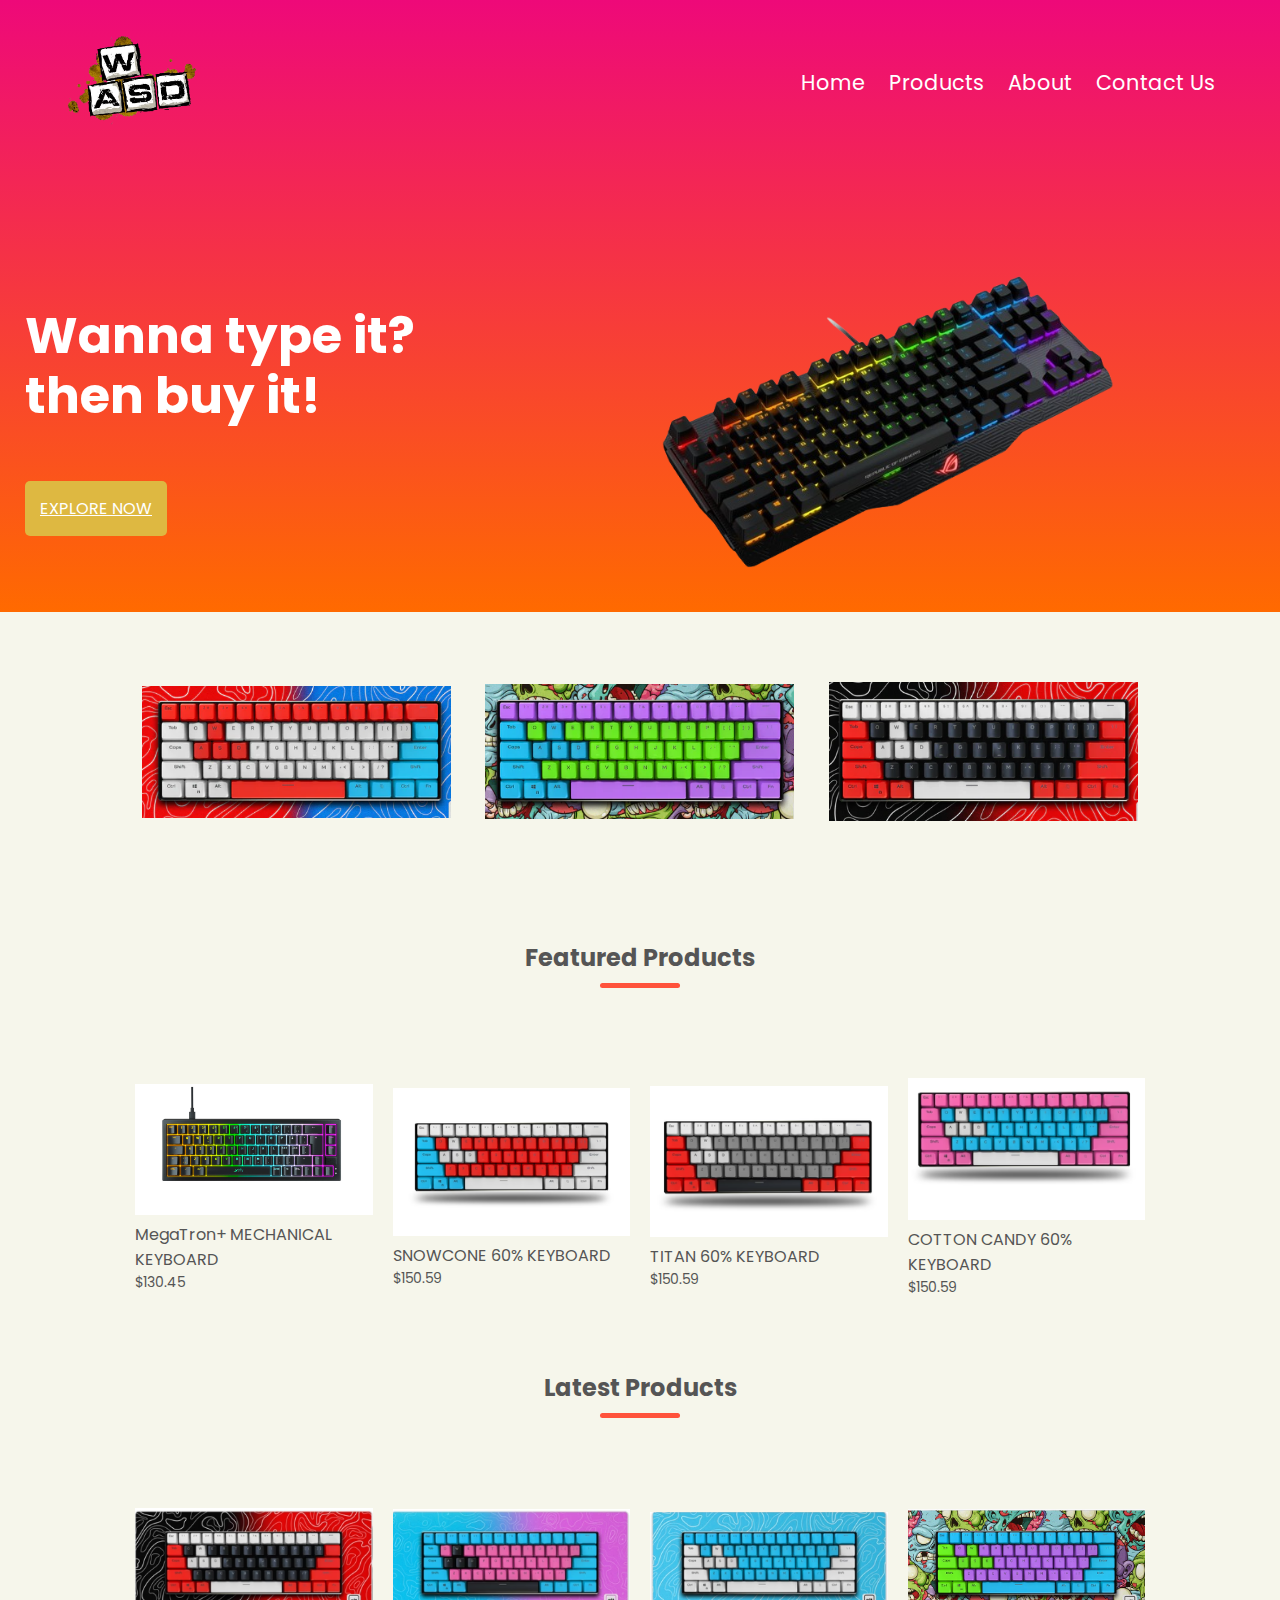
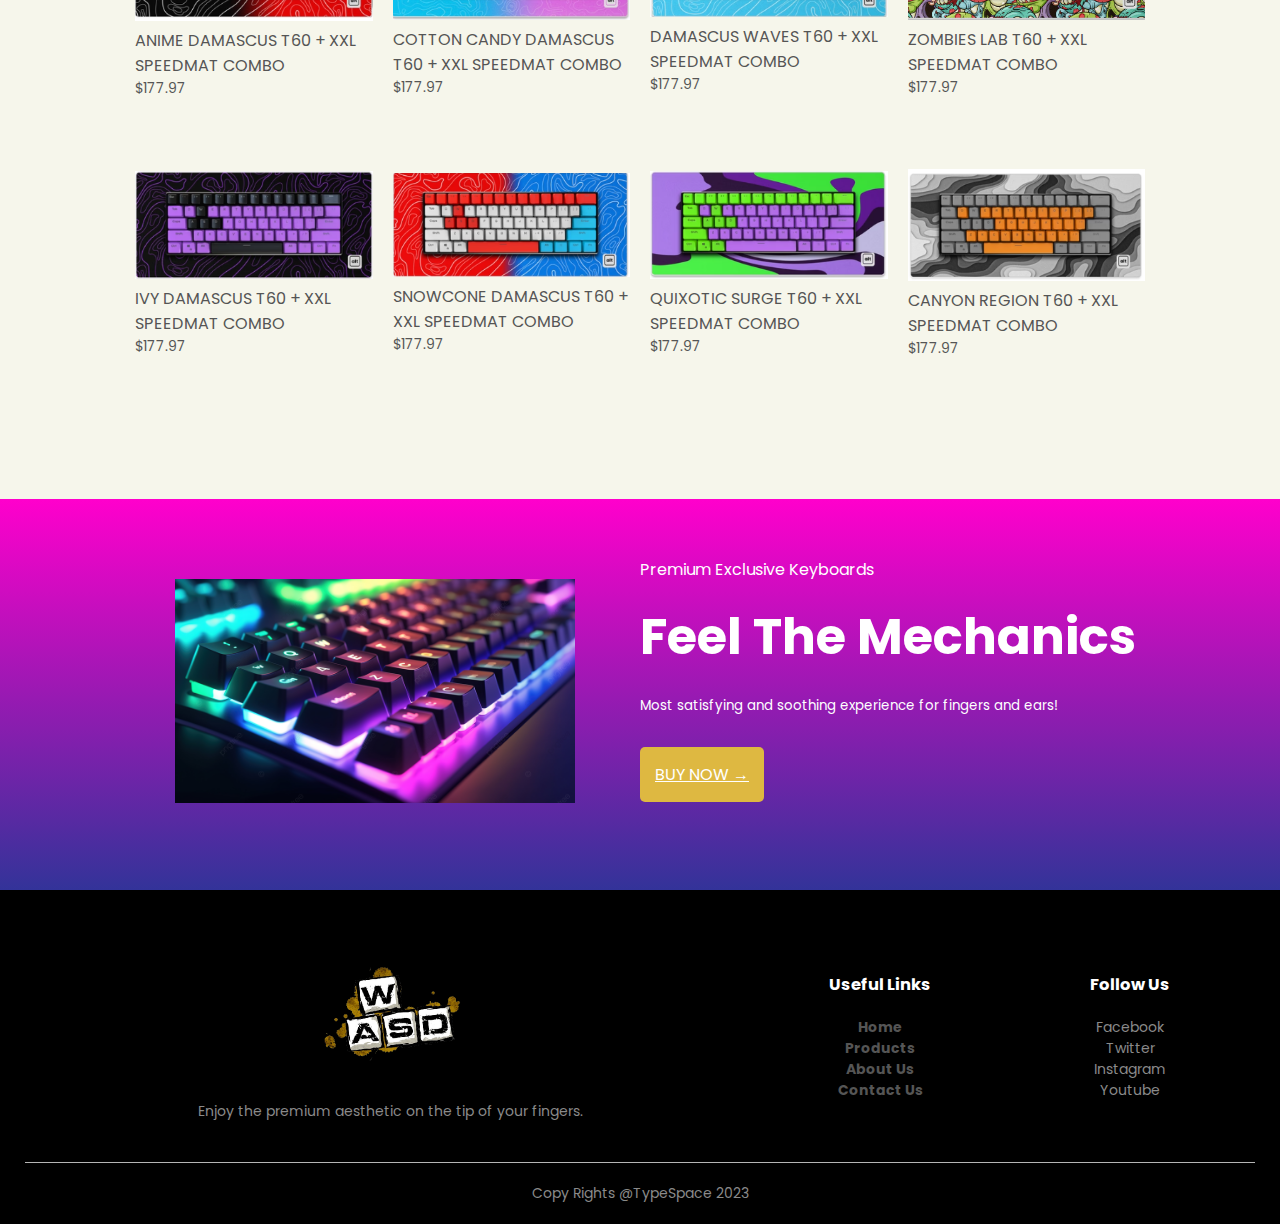
<file: MainProject/index.html>
<!DOCTYPE html>
<html lang="en">
<head>
    <!-- Meta tags for encoding, viewport settings for responsive design -->
    <meta charset="UTF-8">
    <meta name="viewport" content="width=device-width, initial-scale=1.0">

    <!-- External CSS link for page styling -->
    <link rel="stylesheet" href="css/style.css">

    <!-- Google Fonts preconnect for faster loading of Poppins font -->
    <link rel="preconnect" href="https://fonts.googleapis.com">
    <link rel="preconnect" href="https://fonts.gstatic.com" crossorigin>
    <link href="https://fonts.googleapis.com/css2?family=Poppins:wght@100;200;300;400;600;700&display=swap" rel="stylesheet">

    <!-- Title of the webpage -->
    <title>TypeSpace</title>
</head>

<body>
    <!-- Header section containing navigation and branding -->
    <div class="header">
        <section id="navelements">
        <div class="container">
            <div class="navbar">
                <!-- Logo section with link to homepage -->
                <div class="logo">
                    <a href="index.html"><img src="images/logo1.png" alt="image"></a>
                </div>

                <!-- Navigation menu -->
                <nav>
                    <ul id="MenuItems">
                        <li><a href="index.html">Home</a></li>
                        <li><a href="products.html">Products</a></li>
                        <li><a href="about.html">About</a></li>
                        <li><a href="contactus.html">Contact Us</a></li>
                    </ul>
                </nav>

                <!-- Menu icon for mobile view -->
                <img src="images/menu.png" alt="image" class="menu-icon" onclick="menutoggle()">
            </div>

            <!-- Main banner area -->
            <div class="row">
                <div class="col-2">
                    <h1>Wanna type it?<br>then buy it!</h1>
                    <a href="products.html" class="btn">Explore Now</a>
                </div>
                <div class="col-2">
                    <img src="images/img3.png" alt="image">
                </div>
            </div>
        </div>
        </section>

    </div>
<section id="products">
    <!-- Categories section -->
    <div class="categories">
        <div class="small-container">
            <div class="row">
                <!-- Individual category images -->
                <div class="col-3"><img src="images/img8.png" alt="image"></div>
                <div class="col-3"><img src="images/img6.png" alt="image"></div>
                <div class="col-3"><img src="images/img7.png" alt="image"></div>
            </div>
        </div>
    </div>

    <!-- Featured products section -->
    <div class="small-container">
        <h2 class="title">Featured Products</h2>
        <div class="row">
            <div class="col-4">
                <img src="images/img4.png" alt="image">
                <h4>MegaTron+ MECHANICAL KEYBOARD</h4>
                <div class="rating">
                    <i class="fa fa-star"></i>
                    <i class="fa fa-star"></i>
                    <i class="fa fa-star"></i>
                    <i class="fa fa-star"></i>
                    <i class="fa fa-star-o"></i>
                </div>
                <p>$130.45</p>
            </div>
            <div class="col-4">
                <img src="images/img11.png" alt="image">
                <h4>SNOWCONE 60% KEYBOARD</h4>
                <div class="rating">
                    <i class="fa fa-star"></i>
                    <i class="fa fa-star"></i>
                    <i class="fa fa-star"></i>
                    <i class="fa fa-star"></i>
                    <i class="fa fa-star-half-o"></i>
                </div>
                <p>$150.59</p>
            </div>
            <div class="col-4">
                <img src="images/img9.png" alt="image">
                <h4>TITAN 60% KEYBOARD</h4>
                <div class="rating">
                    <i class="fa fa-star"></i>
                    <i class="fa fa-star"></i>
                    <i class="fa fa-star"></i>
                    <i class="fa fa-star-half-o"></i>
                    <i class="fa fa-star-o"></i>
                </div>
                <p>$150.59</p>
            </div>
            <div class="col-4">
                <img src="images/img10.png" alt="image">
                <h4>COTTON CANDY 60% KEYBOARD</h4>
                <div class="rating">
                    <i class="fa fa-star"></i>
                    <i class="fa fa-star"></i>
                    <i class="fa fa-star"></i>
                    <i class="fa fa-star"></i>
                    <i class="fa fa-star-half-o"></i>
                </div>
                <p>$150.59</p>
            </div>
        </div>

        <h2 class="title">Latest Products</h2>
        <div class="row">
            <div class="col-4">
                <img src="images/img16.png" alt="image">
                <h4>ANIME DAMASCUS T60 + XXL SPEEDMAT COMBO</h4>
                <div class="rating">
                    <i class="fa fa-star"></i>
                    <i class="fa fa-star"></i>
                    <i class="fa fa-star"></i>
                    <i class="fa fa-star"></i>
                    <i class="fa fa-star-o"></i>
                </div>
                <p>$177.97</p>
            </div>
            <div class="col-4">
                <img src="images/img17.png" alt="image">
                <h4>COTTON CANDY DAMASCUS T60 + XXL SPEEDMAT COMBO</h4>
                <div class="rating">
                    <i class="fa fa-star"></i>
                    <i class="fa fa-star"></i>
                    <i class="fa fa-star"></i>
                    <i class="fa fa-star"></i>
                    <i class="fa fa-star-half-o"></i>
                </div>
                <p>$177.97</p>
            </div>
            <div class="col-4">
                <img src="images/img18.png" alt="image">
                <h4>DAMASCUS WAVES T60 + XXL SPEEDMAT COMBO</h4>
                <div class="rating">
                    <i class="fa fa-star"></i>
                    <i class="fa fa-star"></i>
                    <i class="fa fa-star"></i>
                    <i class="fa fa-star-half-o"></i>
                    <i class="fa fa-star-o"></i>
                </div>
                <p>$177.97</p>
            </div>
            <div class="col-4">
                <img src="images/img19.png" alt="image">
                <h4>ZOMBIES LAB T60 + XXL SPEEDMAT COMBO</h4>
                <div class="rating">
                    <i class="fa fa-star"></i>
                    <i class="fa fa-star"></i>
                    <i class="fa fa-star"></i>
                    <i class="fa fa-star"></i>
                    <i class="fa fa-star-half-o"></i>
                </div>
                <p>$177.97</p>
            </div>
        </div>
        <div class="row">
            <div class="col-4">
                <img src="images/img20.png" alt="image">
                <h4>IVY DAMASCUS T60 + XXL SPEEDMAT COMBO</h4>
                <div class="rating">
                    <i class="fa fa-star"></i>
                    <i class="fa fa-star"></i>
                    <i class="fa fa-star"></i>
                    <i class="fa fa-star"></i>
                    <i class="fa fa-star-o"></i>
                </div>
                <p>$177.97</p>
            </div>
            <div class="col-4">
                <img src="images/img21.png" alt="image">
                <h4>SNOWCONE DAMASCUS T60 + XXL SPEEDMAT COMBO</h4>
                <div class="rating">
                    <i class="fa fa-star"></i>
                    <i class="fa fa-star"></i>
                    <i class="fa fa-star"></i>
                    <i class="fa fa-star"></i>
                    <i class="fa fa-star-half-o"></i>
                </div>
                <p>$177.97</p>
            </div>
            <div class="col-4">
                <img src="images/img22.png" alt="image">
                <h4>QUIXOTIC SURGE T60 + XXL SPEEDMAT COMBO</h4>
                <div class="rating">
                    <i class="fa fa-star"></i>
                    <i class="fa fa-star"></i>
                    <i class="fa fa-star"></i>
                    <i class="fa fa-star-half-o"></i>
                    <i class="fa fa-star-o"></i>
                </div>
                <p>$177.97</p>
            </div>
            <div class="col-4">
                <img src="images/img23.png" alt="image">
                <h4>CANYON REGION T60 + XXL SPEEDMAT COMBO</h4>
                <div class="rating">
                    <i class="fa fa-star"></i>
                    <i class="fa fa-star"></i>
                    <i class="fa fa-star"></i>
                    <i class="fa fa-star"></i>
                    <i class="fa fa-star-half-o"></i>
                </div>
                <p>$177.97</p>
            </div>
        </div>
    </div>

   <!-- Special offer section -->
   <div class="offer">
    <div class="small-container">
        <div class="row">
            <div class="col-2">
                <img src="images/img1.png" alt="image" class="offer-img">
            </div>
            <div class="col-2">
                <p>Premium Exclusive Keyboards</p>
                <h1>Feel The Mechanics</h1>
                <small>Most satisfying and soothing experience for fingers and ears!</small>
                <a href="products.html" class="btn">Buy Now &#8594;</a>
            </div>
        </div>
    </div>
</div>
</section>
<section id="footer">
<!-- Footer section with additional links and information -->
<div class="footer">
        <div class="container">
            <div class="row">
                <div class="footer-col-2">
                    <a href="index.html"><img src="images/logo1.png" alt="image"></a>
                    <p>Enjoy the premium aesthetic on the tip of your fingers.</p>
                </div>
                <div class="footer-col-3">
                    <h3>Useful Links</h3>
                    <ul>
                        <li><a href="index.html">Home</a></li>
                        <li><a href="products.html">Products</a></li>
                        <li><a href="about.html">About Us</a></li>
                        <li><a href="contactus.html">Contact Us</a></li>
                    </ul>
                </div>
                <div class="footer-col-4">
                    <h3>Follow Us</h3>
                    <ul>
                        <li>Facebook</li>
                        <li>Twitter</li>
                        <li>Instagram</li>
                        <li>Youtube</li>
                    </ul>
                </div>
            </div>
            <hr>
            <p class="watermark">Copy Rights @TypeSpace 2023</p>
        </div>
    </div>
</section>
    <script>
        var MenuItems = document.getElementById("MenuItems");

        MenuItems.style.maxHeight = "0px";
        function menutoggle() {
            if (MenuItems.style.maxHeight == "0px") {
                MenuItems.style.maxHeight = "200px";
            } else {
                MenuItems.style.maxHeight = "0px";
            }
        }
    </script>

</body>

</html>
</file>
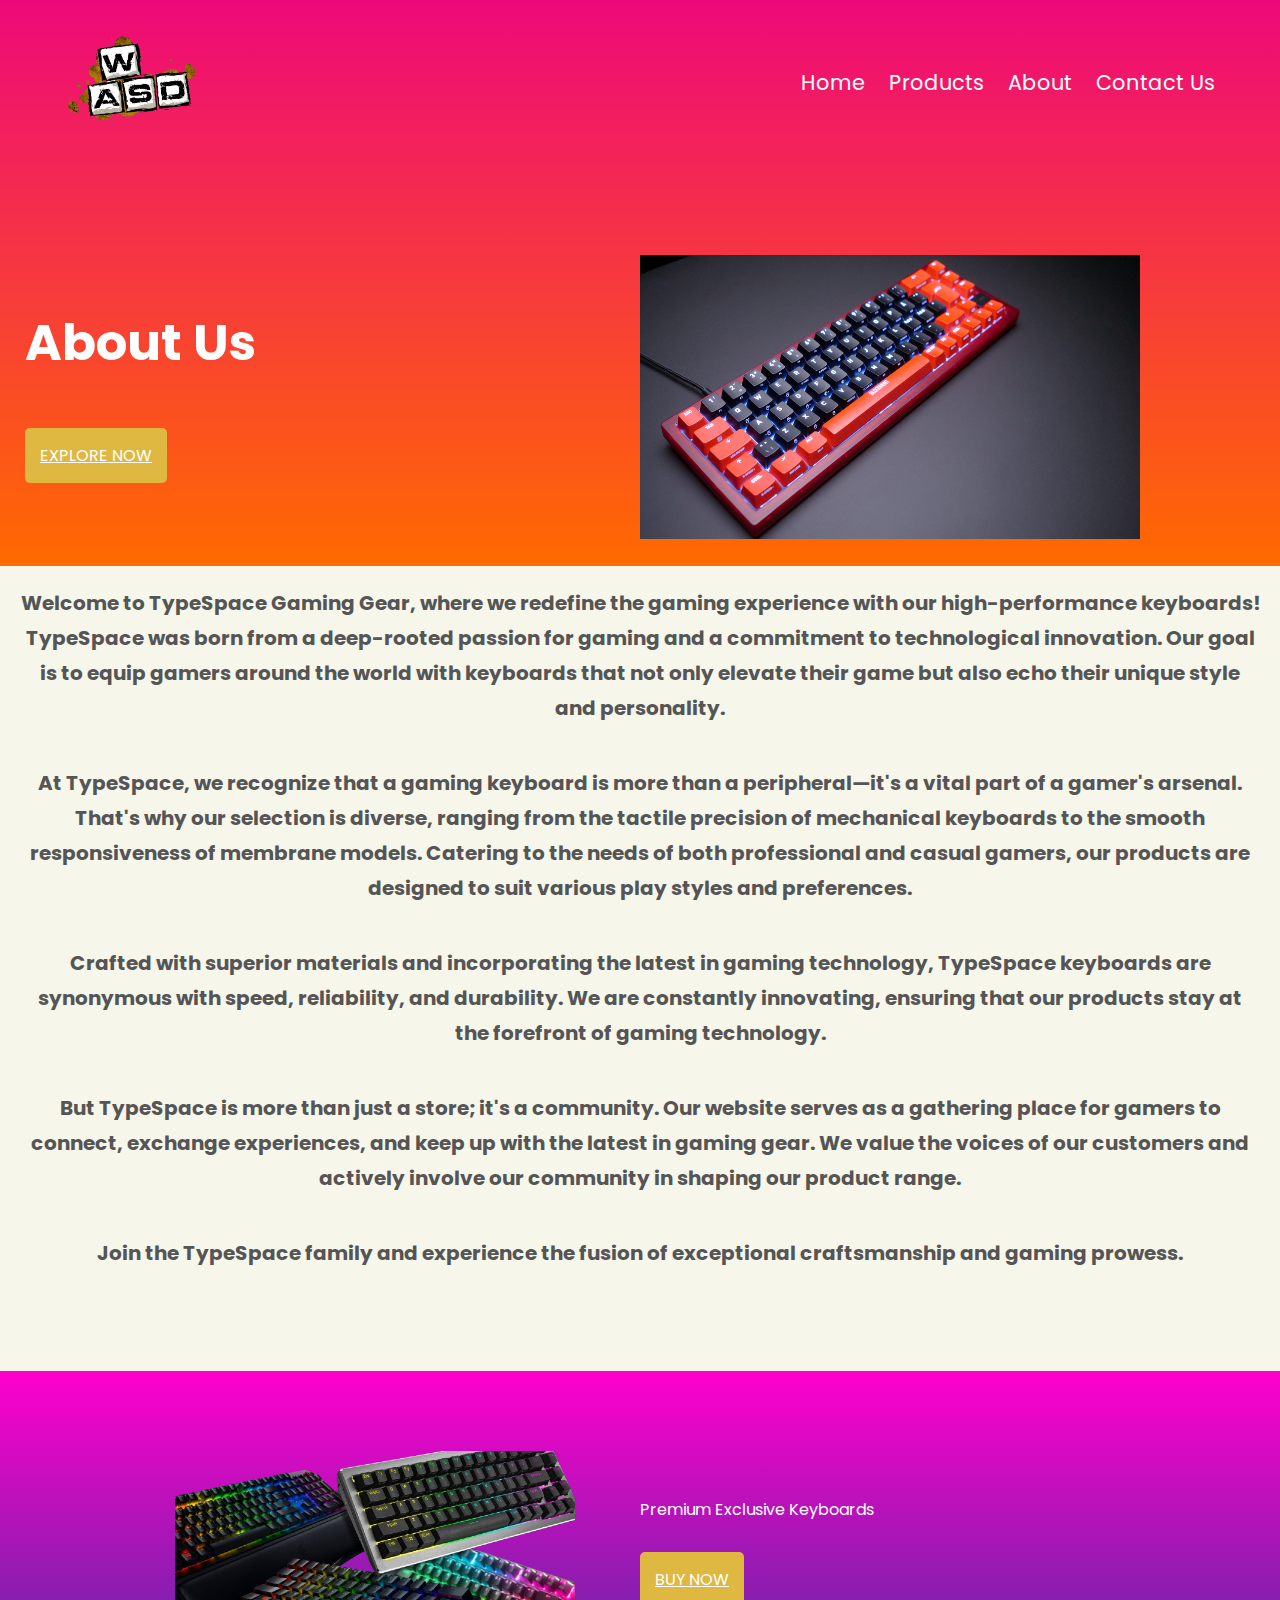
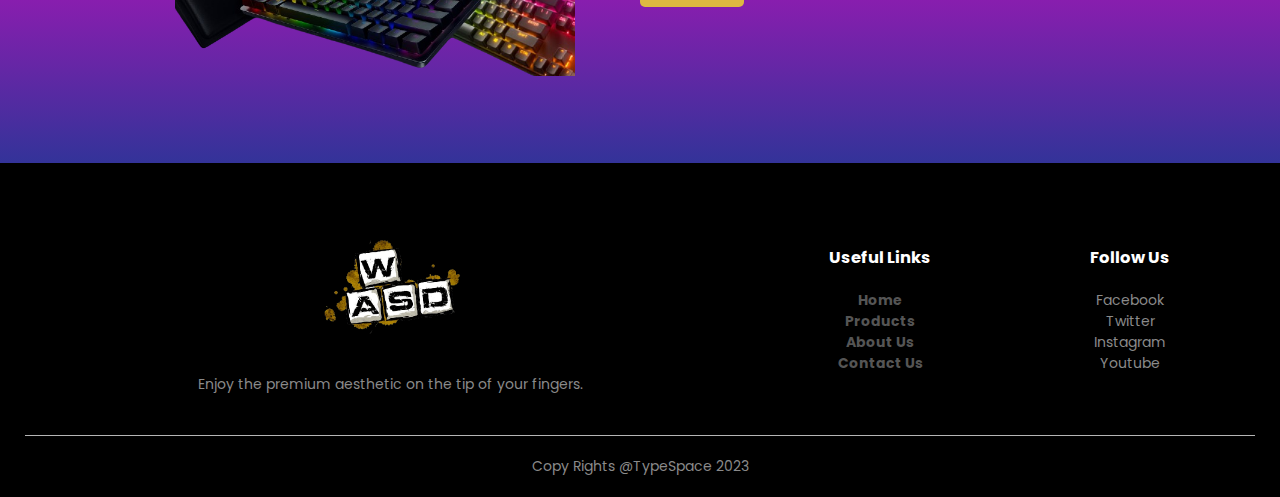
<file: MainProject/about.html>
<!DOCTYPE html>
<html lang="en">
<head>
    <!-- Character set and responsive design settings -->
    <meta charset="UTF-8">
    <meta name="viewport" content="width=device-width, initial-scale=1.0">

    <!-- Link to external CSS file for styling -->
    <link rel="stylesheet" href="css/style.css">

    <!-- Preconnect to Google Fonts for improved loading times -->
    <link rel="preconnect" href="https://fonts.googleapis.com">
    <link rel="preconnect" href="https://fonts.gstatic.com" crossorigin>

    <!-- Link to Google Fonts for Poppins font family -->
    <link href="https://fonts.googleapis.com/css2?family=Poppins:wght@100;200;300;400;600;700&display=swap" rel="stylesheet">

    <!-- Title of the webpage -->
    <title>TypeSpace</title>
</head>

<body>

    <!-- Header section with navigation bar -->
    <section id="headernav">
    <div class="header">
        <div class="container">
            <div class="navbar">
                <!-- Logo section -->
                <div class="logo">
                    <a href="index.html"><img src="images/logo1.png" alt="image"></a>
                </div>

                <!-- Navigation menu -->
                <nav>
                    <ul id="MenuItems">
                        <li><a href="index.html">Home</a></li>
                        <li><a href="products.html">Products</a></li>
                        <li><a href="about.html">About</a></li>
                        <li><a href="contactus.html">Contact Us</a></li>
                    </ul>
                </nav>

                <!-- Menu icon for mobile responsiveness -->
                <img src="images/menu.png" alt="image" class="menu-icon" onclick="menutoggle()">
            </div>

            <!-- Main banner area -->
            <div class="row">
                <div class="col-2">
                    <h1>About Us</h1>
                    <a href="index.html" class="btn">Explore Now </a>
                </div>
                <div class="col-2">
                    <img src="images/img5.png" alt="image">
                </div>
            </div>
        </div>
    </div>
</section>
<section id="content">
 <!-- About Us information section -->
 <div class="aboutusinfo">
    <!-- Paragraphs explaining the company's mission and offerings -->
        <p>Welcome to TypeSpace Gaming Gear, where we redefine the gaming experience with our high-performance keyboards! TypeSpace was born from a deep-rooted passion for gaming and a commitment to technological innovation. Our goal is to equip gamers around the world with keyboards that not only elevate their game but also echo their unique style and personality.</p>

        <p>At TypeSpace, we recognize that a gaming keyboard is more than a peripheral—it's a vital part of a gamer's arsenal. That's why our selection is diverse, ranging from the tactile precision of mechanical keyboards to the smooth responsiveness of membrane models. Catering to the needs of both professional and casual gamers, our products are designed to suit various play styles and preferences.</p>
            
        <p>Crafted with superior materials and incorporating the latest in gaming technology, TypeSpace keyboards are synonymous with speed, reliability, and durability. We are constantly innovating, ensuring that our products stay at the forefront of gaming technology.</p>
            
        <p>But TypeSpace is more than just a store; it's a community. Our website serves as a gathering place for gamers to connect, exchange experiences, and keep up with the latest in gaming gear. We value the voices of our customers and actively involve our community in shaping our product range.</p>
            
        <p>Join the TypeSpace family and experience the fusion of exceptional craftsmanship and gaming prowess.</p>

    </div>

   <!-- Special offer section -->
   <div class="offer">
    <div class="small-container">
        <div class="row">
            <div class="col-2">
                <img src="images/img2.png" alt="image" class="offer-img">
            </div>
            <div class="col-2">
                <p>Premium Exclusive Keyboards</p>
                <a href="products.html" class="btn">Buy Now </a>
            </div>
        </div>
    </div>
</div>
</section>
<section id="footersec">
<!-- Footer section -->
<div class="footer">
    <div class="container">
        <div class="row">
            <!-- Footer column for logo and slogan -->
            <div class="footer-col-2">
                <a href="index.html"><img src="images/logo1.png" alt="image"></a>
                <p>Enjoy the premium aesthetic on the tip of your fingers.</p>
            </div>

            <!-- Footer columns for links and social media -->
            <div class="footer-col-3">
                <h3>Useful Links</h3>
                <ul>
                    <li><a href="index.html">Home</a></li>
                    <li><a href="products.html">Products</a></li>
                    <li><a href="about.html">About Us</a></li>
                    <li><a href="contactus.html">Contact Us</a></li>
                </ul>
            </div>
            <div class="footer-col-4">
                <h3>Follow Us</h3>
                <ul>
                    <li>Facebook</li>
                    <li>Twitter</li>
                    <li>Instagram</li>
                    <li>Youtube</li>
                </ul>
            </div>
        </div>
        <hr>
        <p class="watermark">Copy Rights @TypeSpace 2023</p>
    </div>
</div>
</section>
<!-- JavaScript for responsive menu toggle -->
<script>
    var MenuItems = document.getElementById("MenuItems");

    MenuItems.style.maxHeight = "0px";
    function menutoggle() {
        if (MenuItems.style.maxHeight == "0px") {
            MenuItems.style.maxHeight = "200px";
        } else {
            MenuItems.style.maxHeight = "0px";
        }
    }
</script>
</body>
</html>
</file>
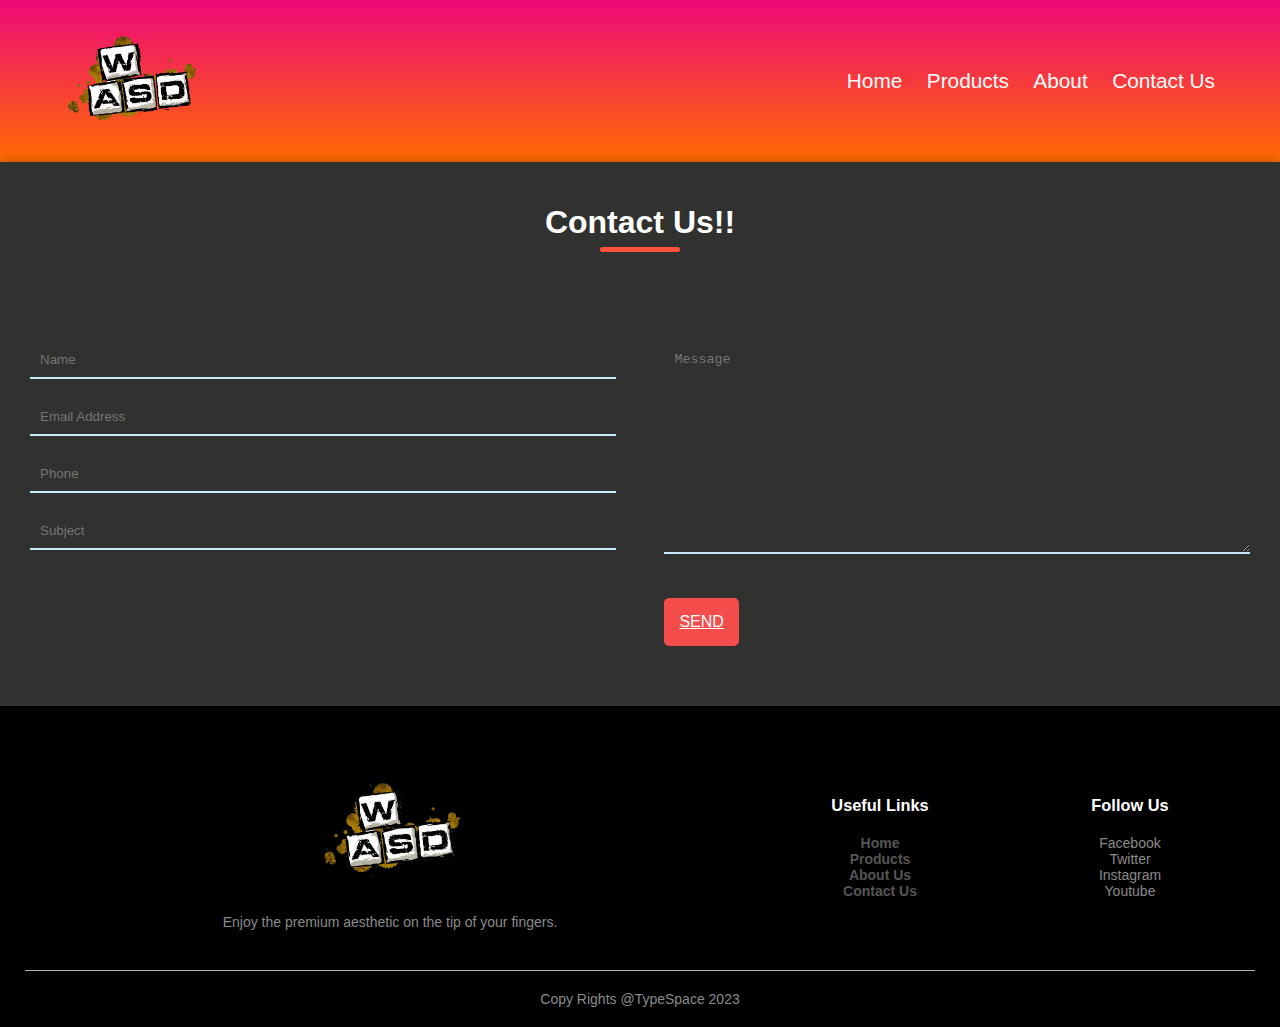
<file: MainProject/contactus.html>
<!DOCTYPE html>
<html lang="en">
<head>
  <!-- Character encoding and title of the webpage -->
  <meta charset="UTF-8">
  <title>Contact TypeSpace</title>

  <!-- Link to external CSS file for styling -->
  <link rel="stylesheet" href="css/style.css">
</head>

<body>
  <section id="header">
  <!-- Header section containing the navigation bar -->
  <div class="header">
    <div class="container">
      <div class="navbar">
        <!-- Logo section with link to home page -->
        <div class="logo">
          <a href="index.html"><img src="images/logo1.png" alt="TypeSpace Logo"></a>
        </div>

        <!-- Navigation menu -->
        <nav>
          <ul id="MenuItems">
            <li><a href="index.html">Home</a></li>
            <li><a href="products.html">Products</a></li>
            <li><a href="about.html">About</a></li>
            <li><a href="contactus.html">Contact Us</a></li>
          </ul>
        </nav>

        <!-- Menu icon for mobile responsiveness -->
        <img src="images/menu.png" alt="Menu Icon" class="menu-icon" onclick="menutoggle()">
      </div>
    </div>
  </div>
</section>
<section id="contactus">
  <!-- Contact Us section -->
  <div class="contactus">
    <div class="wrapper">
      <!-- Title of the contact section -->
      <div class="title">
        <h1>Contact Us!!</h1>
      </div>

      <!-- Contact form fields -->
      <div class="contact-form">
        <!-- Input fields for name, email, phone, and subject -->
        <div class="input-fields">
          <input type="text" class="input" placeholder="Name">
          <input type="text" class="input" placeholder="Email Address">
          <input type="text" class="input" placeholder="Phone">
          <input type="text" class="input" placeholder="Subject">
        </div>

        <!-- Message textarea and send button -->
        <div class="msg">
          <textarea placeholder="Message"></textarea>
          <a href="contactus.html" class="btn">send</a>
        </div>
      </div>
    </div>
  </div>
</section>
<section id="footer">
  <!-- Footer section with additional links and information -->
  <div class="footer">
    <div class="container">
      <div class="row">
        <!-- Footer column for logo and slogan -->
        <div class="footer-col-2">
          <a href="index.html"><img src="images/logo1.png" alt="TypeSpace Logo"></a>
          <p>Enjoy the premium aesthetic on the tip of your fingers.</p>
        </div>

        <!-- Footer columns for useful links -->
        <div class="footer-col-3">
          <h3>Useful Links</h3>
          <ul>
            <li><a href="index.html">Home</a></li>
            <li><a href="products.html">Products</a></li>
            <li><a href="about.html">About Us</a></li>
            <li><a href="contactus.html">Contact Us</a></li>
          </ul>
        </div>

        <!-- Footer column for social media links -->
        <div class="footer-col-4">
          <h3>Follow Us</h3>
          <ul>
            <li>Facebook</li>
            <li>Twitter</li>
            <li>Instagram</li>
            <li>Youtube</li>
          </ul>
        </div>
      </div>
      <hr>
      <!-- Copyright statement -->
      <p class="watermark">Copy Rights @TypeSpace 2023</p>
    </div>
  </div>
</section>
</body>
</html>
</file>
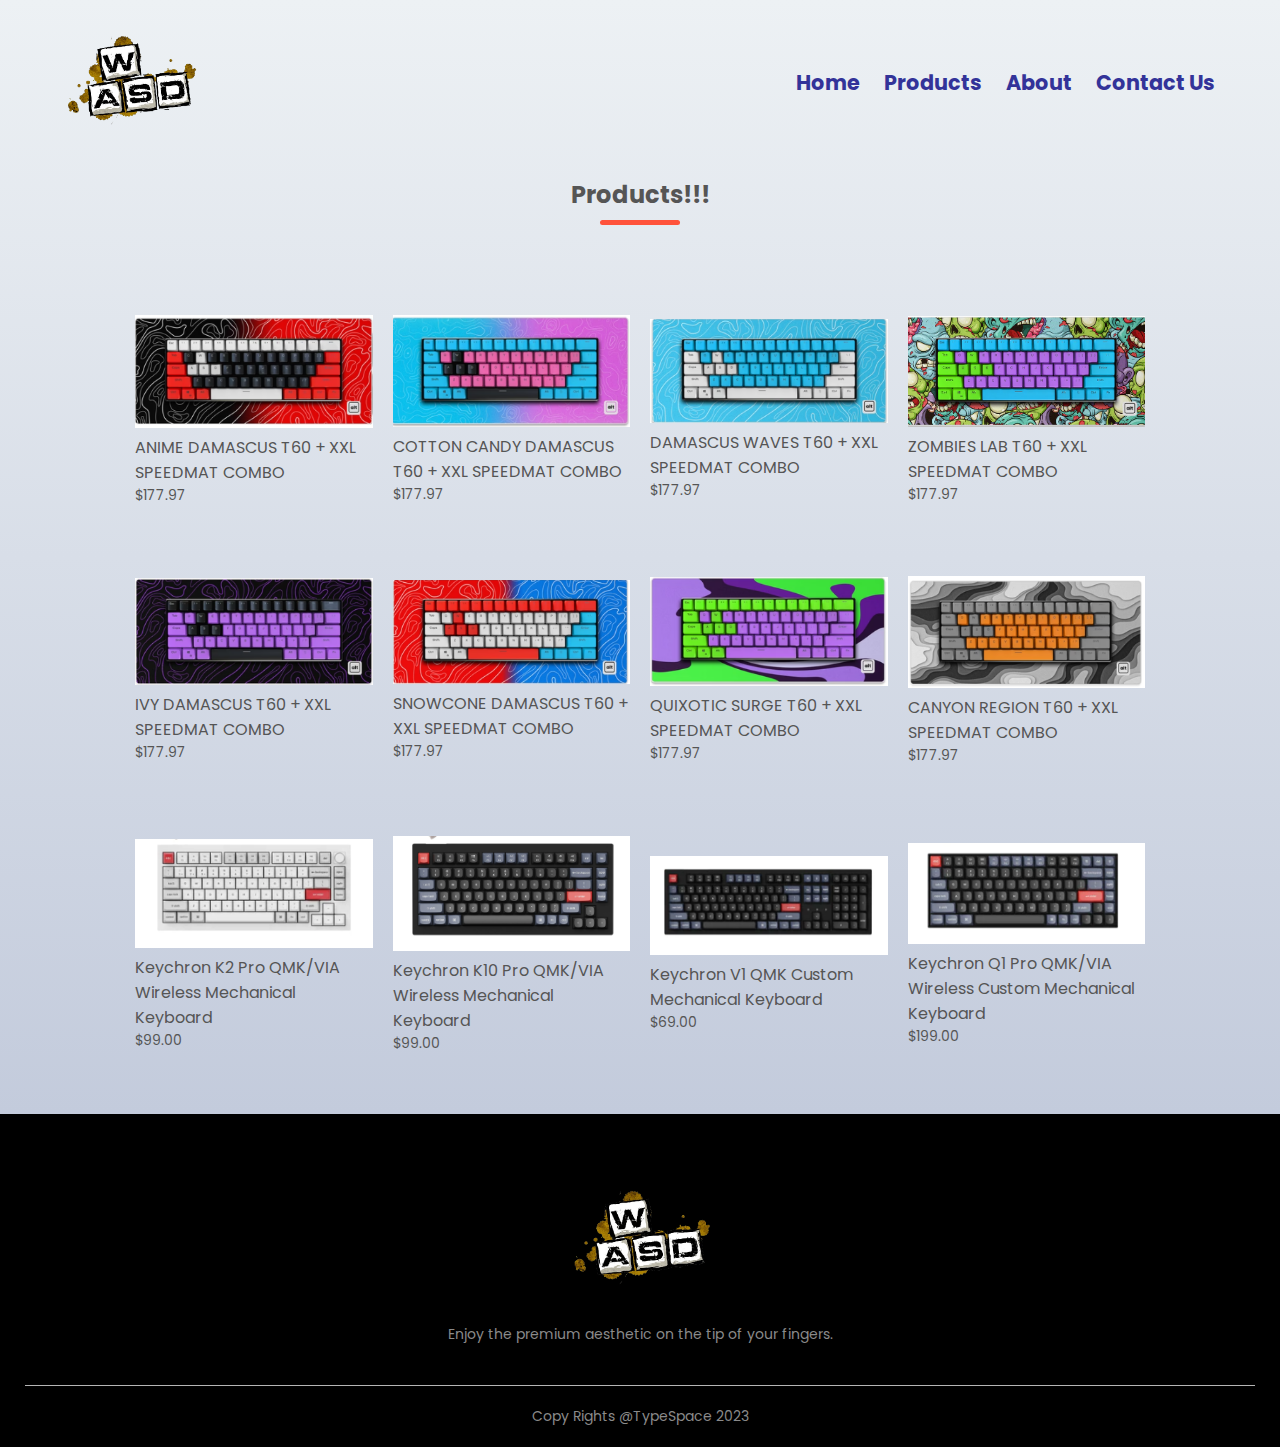
<file: MainProject/products.html>
<!DOCTYPE html>
<html lang="en">
<head>
    <!-- Meta tags for character encoding and viewport settings -->
    <meta charset="UTF-8">
    <meta name="viewport" content="width=device-width, initial-scale=1.0">

    <!-- External CSS link for page styling -->
    <link rel="stylesheet" href="css/style.css">

    <!-- Google Fonts and FontAwesome for fonts and icons -->
    <link rel="preconnect" href="https://fonts.googleapis.com">
    <link rel="preconnect" href="https://fonts.gstatic.com" crossorigin>
    <link href="https://fonts.googleapis.com/css2?family=Poppins:wght@100;200;300;400;600;700&display=swap" rel="stylesheet">

    <!-- Title of the webpage -->
    <title>ALL PRODUCTS TypeSpace</title>
</head>

<body>
    <!-- Product items section -->
    <div class="proitems">
        <section id="navhead">
        <div class="container">
            <!-- Navigation bar with logo and menu -->
            <div class="navbar">
                <div class="logo">
                    <a href="index.html"><img src="images/logo1.png" alt="TypeSpace Logo"></a>
                </div>
                <nav>
                    <div class="pronav">
                        <ul id="MenuItems">
                            <li><a href="index.html">Home</a></li>
                            <li><a href="products.html">Products</a></li>
                            <li><a href="about.html">About</a></li>
                            <li><a href="contactus.html">Contact Us</a></li>
                        </ul>
                    </div>
                </nav>
                <img src="images/menu.png" alt="Menu Icon" class="menu-icon" onclick="menutoggle()">
            </div>
        </div>
    </section>

    <section id="proitems">
        <!-- Title for the products page -->
        <h2 class="title">Products!!!</h2>

        <!-- Container for product items -->
        <div class="small-container">
            <!-- Rows of product items -->
            <div class="row">
                <!-- Individual product items with image, name, rating, and price -->
                <div class="col-4">
                    <img src="images/img16.png" alt="Product Image">
                    <h4>ANIME DAMASCUS T60 + XXL SPEEDMAT COMBO</h4>
                    <div class="rating">
                        <!-- Star ratings using FontAwesome icons -->
                        <i class="fa fa-star"></i>
                        <!-- More star icons here -->
                    </div>
                    <p>$177.97</p>
                </div>
                <div class="col-4">
                    <img src="images/img17.png" alt="image">
                    <h4>COTTON CANDY DAMASCUS T60 + XXL SPEEDMAT COMBO</h4>
                    <div class="rating">
                        <i class="fa fa-star"></i>
                        <i class="fa fa-star"></i>
                        <i class="fa fa-star"></i>
                        <i class="fa fa-star"></i>
                        <i class="fa fa-star-half-o"></i>
                    </div>
                    <p>$177.97</p>
                </div>
                <div class="col-4">
                    <img src="images/img18.png" alt="image">
                    <h4>DAMASCUS WAVES T60 + XXL SPEEDMAT COMBO</h4>
                    <div class="rating">
                        <i class="fa fa-star"></i>
                        <i class="fa fa-star"></i>
                        <i class="fa fa-star"></i>
                        <i class="fa fa-star-half-o"></i>
                        <i class="fa fa-star-o"></i>
                    </div>
                    <p>$177.97</p>
                </div>
                <div class="col-4">
                    <img src="images/img19.png" alt="image">
                    <h4>ZOMBIES LAB T60 + XXL SPEEDMAT COMBO</h4>
                    <div class="rating">
                        <i class="fa fa-star"></i>
                        <i class="fa fa-star"></i>
                        <i class="fa fa-star"></i>
                        <i class="fa fa-star"></i>
                        <i class="fa fa-star-half-o"></i>
                    </div>
                    <p>$177.97</p>
                </div>
            </div>
            <div class="row">
                <div class="col-4">
                    <img src="images/img20.png" alt="image">
                    <h4>IVY DAMASCUS T60 + XXL SPEEDMAT COMBO</h4>
                    <div class="rating">
                        <i class="fa fa-star"></i>
                        <i class="fa fa-star"></i>
                        <i class="fa fa-star"></i>
                        <i class="fa fa-star"></i>
                        <i class="fa fa-star-o"></i>
                    </div>
                    <p>$177.97</p>
                </div>
                <div class="col-4">
                    <img src="images/img21.png" alt="image">
                    <h4>SNOWCONE DAMASCUS T60 + XXL SPEEDMAT COMBO</h4>
                    <div class="rating">
                        <i class="fa fa-star"></i>
                        <i class="fa fa-star"></i>
                        <i class="fa fa-star"></i>
                        <i class="fa fa-star"></i>
                        <i class="fa fa-star-half-o"></i>
                    </div>
                    <p>$177.97</p>
                </div>
                <div class="col-4">
                    <img src="images/img22.png" alt="image">
                    <h4>QUIXOTIC SURGE T60 + XXL SPEEDMAT COMBO</h4>
                    <div class="rating">
                        <i class="fa fa-star"></i>
                        <i class="fa fa-star"></i>
                        <i class="fa fa-star"></i>
                        <i class="fa fa-star-half-o"></i>
                        <i class="fa fa-star-o"></i>
                    </div>
                    <p>$177.97</p>
                </div>
                <div class="col-4">
                    <img src="images/img23.png" alt="image">
                    <h4>CANYON REGION T60 + XXL SPEEDMAT COMBO</h4>
                    <div class="rating">
                        <i class="fa fa-star"></i>
                        <i class="fa fa-star"></i>
                        <i class="fa fa-star"></i>
                        <i class="fa fa-star"></i>
                        <i class="fa fa-star-half-o"></i>
                    </div>
                    <p>$177.97</p>
                </div>
                <div class="col-4">
                    <img src="images/img24.png" alt="image">
                    <h4>Keychron K2 Pro QMK/VIA Wireless Mechanical Keyboard
                        </h4>
                    <div class="rating">
                        <i class="fa fa-star"></i>
                        <i class="fa fa-star"></i>
                        <i class="fa fa-star"></i>
                        <i class="fa fa-star"></i>
                        <i class="fa fa-star-o"></i>
                    </div>
                    <p>$99.00</p>
                </div>
                <div class="col-4">
                    <img src="images/img25.png" alt="image">
                    <h4>Keychron K10 Pro QMK/VIA Wireless Mechanical Keyboard
                        </h4>
                    <div class="rating">
                        <i class="fa fa-star"></i>
                        <i class="fa fa-star"></i>
                        <i class="fa fa-star"></i>
                        <i class="fa fa-star"></i>
                        <i class="fa fa-star-half-o"></i>
                    </div>
                    <p>$99.00</p>
                </div>
                <div class="col-4">
                    <img src="images/img26.png" alt="image">
                    <h4>Keychron V1 QMK Custom Mechanical Keyboard
                        </h4>
                    <div class="rating">
                        <i class="fa fa-star"></i>
                        <i class="fa fa-star"></i>
                        <i class="fa fa-star"></i>
                        <i class="fa fa-star-half-o"></i>
                        <i class="fa fa-star-o"></i>
                    </div>
                    <p>$69.00 </p>
                </div>
                <div class="col-4">
                    <img src="images/img27.png" alt="image">
                    <h4>Keychron Q1 Pro QMK/VIA Wireless Custom Mechanical Keyboard</h4>
                    <div class="rating">
                        <i class="fa fa-star"></i>
                        <i class="fa fa-star"></i>
                        <i class="fa fa-star"></i>
                        <i class="fa fa-star"></i>
                        <i class="fa fa-star-half-o"></i>
                    </div>
                    <p>$199.00</p>
                </div>
            </div>
        </div>


    </div>
</section>

<section id="footer">
     <!-- Footer section with links and social media -->
     <div class="footer">
        <div class="container">
            <div class="row">
                <!-- Footer column with logo and slogan -->
                <div class="footer-col-2">
                    <a href="index.html"><img src="images/logo1.png" alt="TypeSpace Logo"></a>
                    <p>Enjoy the premium aesthetic on the tip of your fingers.</p>
                </div>
                <!-- Footer columns with useful links and social media -->
                <!-- ... Footer columns ... -->
            </div>
            <hr>
            <!-- Copyright statement -->
            <p class="watermark">Copy Rights @TypeSpace 2023</p>
        </div>
    </div>
</section>
    <!-- JavaScript for responsive menu toggle -->
    <script>
        var MenuItems = document.getElementById("MenuItems");

        MenuItems.style.maxHeight = "0px";
        function menutoggle() {
            if (MenuItems.style.maxHeight == "0px") {
                MenuItems.style.maxHeight = "200px";
            } else {
                MenuItems.style.maxHeight = "0px";
            }
        }
    </script>
</body>
</html>
</file>
<file: MainProject/css/style.css>
* {
    margin: 0;
    padding: 0;
    box-sizing: border-box;
}
body {
    font-family: 'Poppins', sans-serif;
    background-color: #F6F6EB;
}
.logo img{
    width: 170px;
}
.proitems{
    background: repeating-linear-gradient(#EDF1F4,#C3CBDC);
}
.pronav a{
    color: #333399;
    font-weight:bold;
}
.navbar{
    display: flex;
    align-items: center;
    padding: 20px;
}
nav {
    flex: 1;
    text-align: right;
}
nav ul {
    display: inline-block;
    list-style-type: none;

}
nav ul li {
    display: inline-block;
    margin-right: 20px;
}
nav a {
    text-decoration: none;
    color: #ffffff;
    font-size: 1.3rem;
    text-shadow:#000;
}
p{
    color: #555;
}
.container {
    max-width: 1300px;
    margin: auto;
    padding-left: 25px;
    padding-right: 25px;
}
.row {
    display: flex;
    align-items: center;
    flex-wrap: wrap;
    justify-content: space-around;
}
.col-2 {
    flex-basis: 50%;
    min-width: 300px;
}
.col-2 img {
    max-width: 500px;
    padding: 20px 0;
}
.col-2 h1 {
    font-size: 50px;
    line-height: 60px;
    margin: 25px 0;
    color: #fff;
}
.col-2 p{
    color: #fff;
}
.btn {
    display: inline-block;
    background: #0047ab;
    color: #fff;
    padding: 8px 30px;
    margin: 30px 0;
    transition: background 0.5s;
}
.header {
    background: repeating-linear-gradient(#EE0979, #FF6A00); 
}
.header .row{
    margin-top: 70px;
}
.btn:hover {
    background:#563434;
}
.categories {
    margin: 70px 0;
}
.col-3 {
    flex-basis: 30%;
    min-width: 250px;
    margin-bottom: 30px;
}
.col-3 img{
    width: 100%;
}
.small-container {
    max-width: 1080px;
    margin: auto;
    padding-left: 25px;
    padding-right: 25px;
}
.col-4{
    flex-basis: 25%;
    padding: 10px;
    min-width: 200px;
    margin-bottom: 50px;
    transition: transform 0.5s;
}
.col-4 img {
    width: 100%;
}
.title {
    text-align: center;
    margin: 0 auto 80px;
    position:relative ;
    line-height: 60px;
    color: #555;
}
.title::after{
    content: '';
    background: #ff523b;
    width: 80px;
    height: 5px;
    border-radius: 5px;
    position: absolute;
    bottom: 0;
    left: 50%;
    transform: translateX(-50%);
}
h4{
    color: #555;
    font-weight: normal;
}
.col-4 p{
  font-size: 14px;
}
.rating .fa{
    color:#ff523b;
}
.col-4:hover{
    transform: translateY(-5px);
}
/* --------offer------ */
.offer {
    background: repeating-linear-gradient(#FF00CC, #333399);
    margin-top: 80px;
    padding: 30px 0;
}
.col-2 .offer-img{
    padding: 50px;
}
.col-2 .btn{
    background-color:  #deb841;
}
small{
    color: #fff;
}
/* ----------footer--- */
.footer{
    background: #000;
    color: #8a8a8a;
    font-size: 14px;
    padding: 60px 0 20px;
}
.footer p{
    color: #8a8a8a;
}
.footer h3{
    color: #fff;
    margin-bottom: 20px;
}
.footer-col-1 ,.footer-col-2, .footer-col-3, .footer-col-4{
   min-width: 250px;
   margin-bottom: 20px;
}
.footer-col-1{
    flex-basis: 30%;
}
.footer-col-2{
    flex: 1;
    text-align: center;
}
.footer-col-2 img{
   width: 180px;
   margin-bottom: 20px;
}
.footer-col-3 ,.footer-col-4{
    flex-basis: 12%;
    text-align: center;
}
ul{
    list-style-type: none;
}
.app-logo{
    margin-top: 20px;
}
.app-logo img{
    width: 140px;;
}
.footer hr{
    border: none;
    background: #b5b5b5;
    height: 1px;
    margin: 20px 0;
}
.watermark {
    text-align: center;
}
.menu-icon{
    width: 28px;
    margin-left: 20px;
    display: none;
}
.footer-col-3 a{
    text-decoration: none;
    color: #555;
    font-weight: bold;
}

/* contact us */

.wrapper{
position: relative;
  max-width: 100%;
  background: rgba(0,0,0,0.8);
  padding: 30px;
  box-shadow: 0 0 10px rgba(0,0,0,0.3);
}

.wrapper .title h1{
  color: #fff;
  text-align: center;
  margin-bottom: 25px;
}

.contact-form{
  display: flex;
}

.input-fields{
  display: flex;
  flex-direction: column;
  margin-right: 4%;
}

.input-fields,
.msg{
  width: 48%;
}

.input-fields .input,
.msg textarea{
  margin: 10px 0;
  background: transparent;
  border: 0px;
  border-bottom: 2px solid #c5ecfd;
  padding: 10px;
  color: #fff;
  width: 100%;
}

.msg textarea{
  height: 212px;
}


.btn {
    background: rgb(244, 75, 75);
    text-align: center;
    padding: 15px;
    border-radius: 5px;
    color: #fff;
    cursor: pointer;
    text-transform: uppercase;
}

.aboutusinfo p{
    padding: 30px;
    font-size: 20px;
    text-align: center;
    font-weight: bold;
    padding: 20px;
    line-height: 35px;
}
@media screen and (max-width: 600px){
  .contact-form{
    flex-direction: column;
  }
  .msg textarea{
    height: 80px;
  }
  .input-fields,
  .msg{
    width: 100%;
  }
}
/* ------------media query for menu------------- */

@media only screen and (max-width:800px){
    nav ul{
        position: absolute;
        top: 70px;
        left: 0;
        background: #333;
        width: 100%;
        overflow: hidden;
        transition: max-height 0.5s;
    }
    nav ul li{
        display: block;
        margin-right: 50px;
        margin-top: 10px;
        margin-bottom: 10px;
    }
    nav ul li a{
        color: #fff;
    }
    .menu-icon{
        display: block;
        cursor: pointer;
    }
}

/* ------------media query for less than 600 screen size------------- */
@media only screen and (max-width:600px){
    .row {
        text-align: center;
    }
    .col-2,.col-3,.col-4{
        flex-basis: 100%;
    }
    .single-product .row{

        text-align: left;
    }
    .single-product .col-2{
        padding: 20px 0;
    }
    .single-product h1{
        font-size: 26px;
        line-height: 32px;
    }
    .cart-info{
        display:none ;
    }
}
</file>
